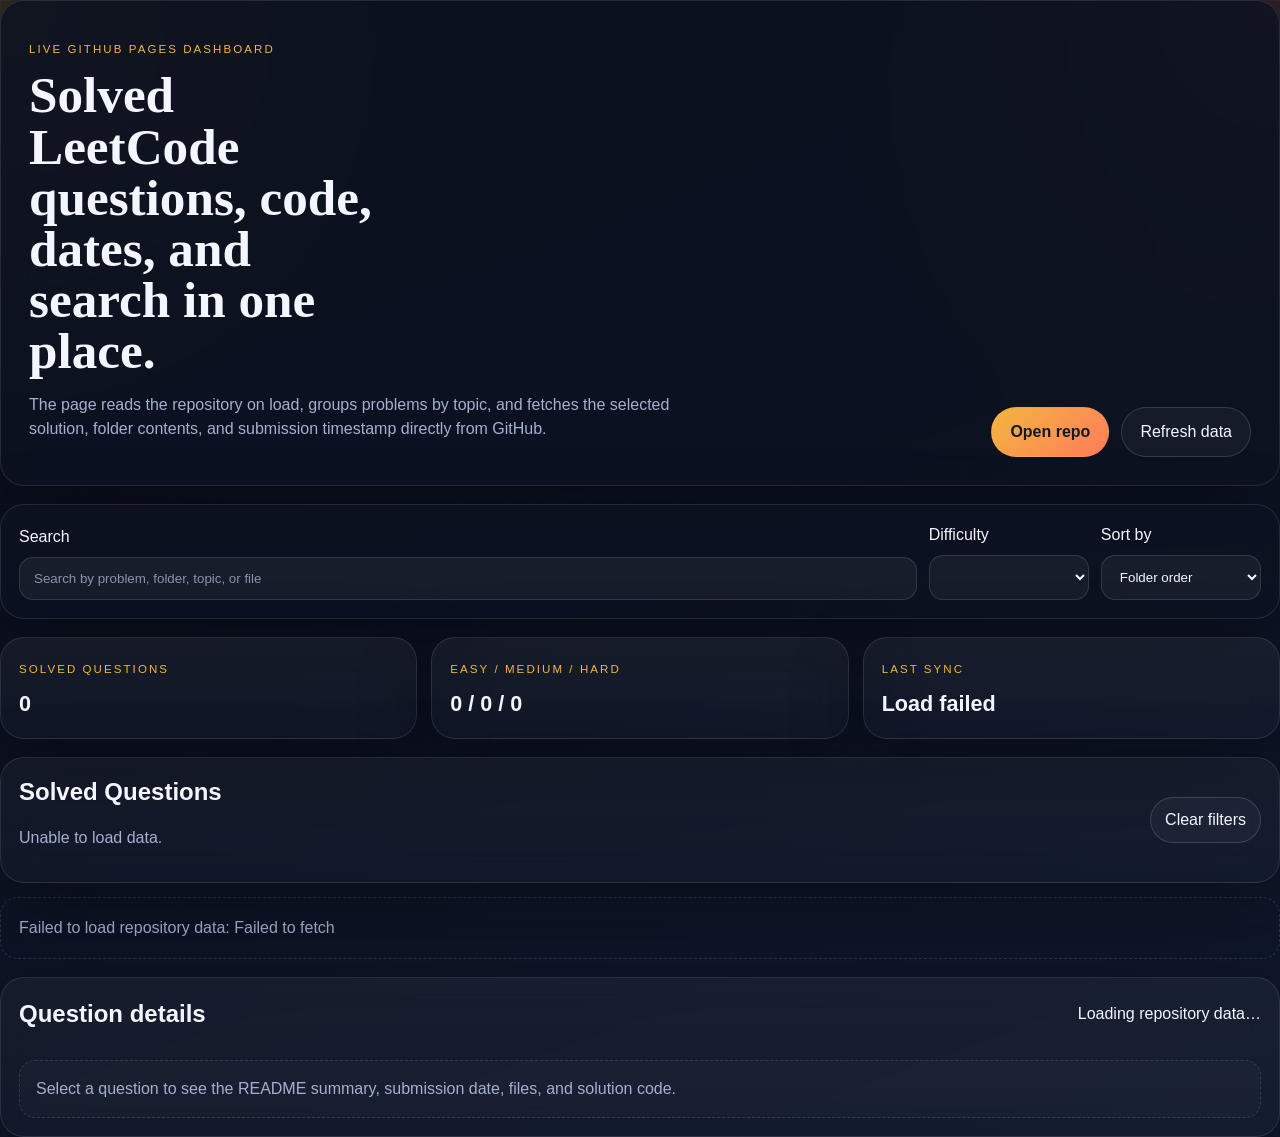
<file: index.html>
<!DOCTYPE html>
<html lang="en">
<head>
  <meta charset="UTF-8" />
  <meta name="viewport" content="width=device-width, initial-scale=1.0" />
  <title>Leetcode Problems Dashboard</title>
  <link rel="stylesheet" href="styles.css" />
</head>
<body>
  <main class="app-shell">
    <header class="masthead card">
      <div class="masthead-copy">
        <p class="eyebrow">Live GitHub Pages dashboard</p>
        <h1>Solved LeetCode questions, code, dates, and search in one place.</h1>
        <p class="lede">
          The page reads the repository on load, groups problems by topic, and fetches the selected solution, folder
          contents, and submission timestamp directly from GitHub.
        </p>
      </div>
      <div class="masthead-actions">
        <a class="primary" href="https://github.com/sundara-raghav/Leetcode-problems" target="_blank" rel="noreferrer">Open repo</a>
        <button class="secondary" id="refresh-data" type="button">Refresh data</button>
      </div>
    </header>

    <section class="toolbar card" aria-label="Filters and search">
      <label class="search-field">
        <span>Search</span>
        <input id="search-input" type="search" placeholder="Search by problem, folder, topic, or file" />
      </label>

      <label class="select-field">
        <span>Difficulty</span>
        <select id="difficulty-filter"></select>
      </label>

      <label class="select-field">
        <span>Sort by</span>
        <select id="sort-filter">
          <option value="folder-asc">Folder order</option>
          <option value="title-asc">Title A-Z</option>
          <option value="difficulty-asc">Difficulty</option>
          <option value="recent-desc">Latest submission</option>
        </select>
      </label>
    </section>

    <section class="summary-grid">
      <article class="card stat-card">
        <span class="stat-label">Solved questions</span>
        <strong id="stat-total">0</strong>
      </article>
      <article class="card stat-card">
        <span class="stat-label">Easy / Medium / Hard</span>
        <strong id="stat-difficulty">0 / 0 / 0</strong>
      </article>
      <article class="card stat-card">
        <span class="stat-label">Last sync</span>
        <strong id="stat-sync">Loading…</strong>
      </article>
    </section>

    <section class="workspace">
      <section class="content-panel">
        <div class="panel-head card section-head">
          <div>
            <h2>Solved Questions</h2>
            <p id="results-meta">Loading repository data…</p>
          </div>
          <button class="secondary compact" id="clear-filters" type="button">Clear filters</button>
        </div>

        <div id="questions-grid" class="questions-grid" aria-live="polite"></div>
      </section>

      <aside class="card detail-panel">
        <div class="panel-head">
          <h2>Question details</h2>
          <span id="detail-status">Idle</span>
        </div>

        <div id="detail-empty" class="detail-empty">
          Select a question to see the README summary, submission date, files, and solution code.
        </div>

        <div id="detail-body" class="detail-body is-hidden">
          <div class="detail-title-row">
            <div>
              <p id="detail-folder" class="eyebrow"></p>
              <h3 id="detail-title"></h3>
            </div>
            <span id="detail-difficulty" class="difficulty-badge"></span>
          </div>

          <p id="detail-description" class="detail-description"></p>

          <div class="detail-meta-grid">
            <div>
              <span class="stat-label">Submitted at</span>
              <strong id="detail-submitted">—</strong>
            </div>
            <div>
              <span class="stat-label">Files</span>
              <strong id="detail-files">—</strong>
            </div>
            <div>
              <span class="stat-label">Topics</span>
              <strong id="detail-topics-list">—</strong>
            </div>
          </div>

          <div>
            <div class="detail-subhead">
              <h4>Folder contents</h4>
              <a id="detail-folder-link" target="_blank" rel="noreferrer">Open on GitHub</a>
            </div>
            <ul id="detail-files-list" class="files-list"></ul>
          </div>

          <div>
            <div class="detail-subhead">
              <h4>Solution code</h4>
              <a id="detail-code-link" target="_blank" rel="noreferrer">Open raw code</a>
            </div>
            <pre class="code-shell"><code id="detail-code" class="code-block">Select a question to load code.</code></pre>
          </div>
        </div>
      </aside>
    </section>
  </main>

  <script src="script.js"></script>
</body>
</html>
</file>
<file: styles.css>
:root {
  color-scheme: dark;
  --bg: #090d19;
  --bg-2: #10182c;
  --panel: rgba(13, 18, 33, 0.84);
  --panel-2: rgba(19, 27, 47, 0.9);
  --panel-border: rgba(255, 255, 255, 0.1);
  --text: #f4f6ff;
  --muted: #a5b0d0;
  --accent: #f3b53f;
  --accent-strong: #ff7c5b;
  --good: #7dd3a4;
  --shadow: 0 22px 70px rgba(0, 0, 0, 0.34);
}

* {
  box-sizing: border-box;
}

html {
  min-height: 100%;
}

body {
  margin: 0;
  min-height: 100vh;
  color: var(--text);
  background:
    radial-gradient(circle at top left, rgba(243, 181, 63, 0.16), transparent 26%),
    radial-gradient(circle at top right, rgba(255, 124, 91, 0.14), transparent 28%),
    linear-gradient(160deg, var(--bg) 0%, var(--bg-2) 100%);
  font-family: "Trebuchet MS", "Lucida Grande", "Lucida Sans Unicode", sans-serif;
  line-height: 1.5;
}

body::before {
  content: "";
  position: fixed;
  inset: 0;
  pointer-events: none;
  background-image:
    linear-gradient(rgba(255, 255, 255, 0.035) 1px, transparent 1px),
    linear-gradient(90deg, rgba(255, 255, 255, 0.035) 1px, transparent 1px);
  background-size: 42px 42px;
  mask-image: linear-gradient(to bottom, rgba(0, 0, 0, 0.65), transparent 92%);
}

a {
  color: inherit;
  text-decoration: none;
}

button {
  font: inherit;
}

.page-shell {
  width: min(1480px, calc(100% - 28px));
  margin: 0 auto;
  padding: 28px 0 48px;
}

.card {
  background: var(--panel);
  border: 1px solid var(--panel-border);
  border-radius: 24px;
  box-shadow: var(--shadow);
  backdrop-filter: blur(16px);
}

.masthead {
  display: flex;
  justify-content: space-between;
  gap: 18px;
  padding: 28px;
  align-items: end;
  margin-bottom: 18px;
}

.masthead h1 {
  margin: 8px 0 12px;
  font-family: Georgia, "Times New Roman", serif;
  font-size: clamp(2rem, 4vw, 4rem);
  line-height: 1;
  max-width: 14ch;
}

.eyebrow,
.stat-label {
  letter-spacing: 0.18em;
  text-transform: uppercase;
  font-size: 0.72rem;
  color: var(--accent);
}

.lede {
  color: var(--muted);
  max-width: 72ch;
}

.masthead-actions,
.actions {
  display: flex;
  flex-wrap: wrap;
  gap: 12px;
}

.toolbar {
  display: flex;
  align-items: end;
  gap: 12px;
  padding: 18px;
  margin-bottom: 18px;
}

.primary,
.secondary {
  appearance: none;
  border-radius: 999px;
  padding: 12px 18px;
  border: 1px solid transparent;
  cursor: pointer;
  transition: transform 180ms ease, border-color 180ms ease, background 180ms ease;
}

.primary {
  background: linear-gradient(135deg, var(--accent), var(--accent-strong));
  color: #111827;
  font-weight: 700;
}

.secondary {
  background: rgba(255, 255, 255, 0.04);
  border-color: rgba(255, 255, 255, 0.14);
  color: var(--text);
}

.primary:hover,
.secondary:hover {
  transform: translateY(-1px);
}

.search-field,
.select-field {
  display: grid;
  gap: 8px;
  min-width: 0;
}

.search-field {
  flex: 1 1 36ch;
}

.select-field {
  flex: 0 1 18ch;
}

.search-field input,
.select-field select {
  width: 100%;
  border-radius: 14px;
  padding: 13px 14px;
  border: 1px solid rgba(255, 255, 255, 0.12);
  background: rgba(255, 255, 255, 0.05);
  color: var(--text);
}

.search-field input::placeholder {
  color: rgba(165, 176, 208, 0.8);
}

.summary-grid {
  display: grid;
  grid-template-columns: repeat(3, minmax(0, 1fr));
  gap: 14px;
  margin-bottom: 18px;
}

.stat-card {
  padding: 18px;
  background: linear-gradient(180deg, rgba(255, 255, 255, 0.05), rgba(255, 255, 255, 0.02));
}

.stat-card strong {
  display: block;
  margin-top: 8px;
  font-size: 1.35rem;
}

.workspace {
  display: grid;
  grid-template-columns: minmax(0, 1.1fr) minmax(0, 0.9fr);
  gap: 18px;
  align-items: start;
}

.detail-panel,
.section-head {
  background: linear-gradient(180deg, rgba(255, 255, 255, 0.04), rgba(255, 255, 255, 0.02));
}

.detail-panel {
  padding: 18px;
  position: sticky;
  top: 18px;
}

.content-panel {
  min-width: 0;
}

.panel-head {
  display: flex;
  justify-content: space-between;
  align-items: center;
  gap: 12px;
  margin-bottom: 14px;
}

.panel-head h2,
.detail-subhead h4 {
  margin: 0;
}

.section-head {
  padding: 16px 18px;
}

.section-head p,
.detail-description,
.detail-empty,
.results-count,
.question-meta {
  color: var(--muted);
}

.compact {
  padding: 10px 14px;
}

.topic-pill {
  display: inline-flex;
  align-items: center;
  gap: 8px;
  border-radius: 999px;
  padding: 10px 12px;
  border: 1px solid rgba(255, 255, 255, 0.08);
  background: rgba(255, 255, 255, 0.03);
}

.questions-grid {
  display: grid;
  grid-template-columns: repeat(auto-fit, minmax(260px, 1fr));
  gap: 18px;
}

.question-card {
  padding: 18px;
  display: grid;
  gap: 12px;
  min-height: 220px;
  cursor: pointer;
  transition: transform 160ms ease, border-color 160ms ease, background 160ms ease;
}

.question-card:hover {
  transform: translateY(-2px);
  border-color: rgba(255, 255, 255, 0.18);
}

.question-card.is-selected {
  border-color: rgba(243, 181, 63, 0.6);
  box-shadow: 0 16px 44px rgba(243, 181, 63, 0.12);
}

.question-head,
.detail-title-row,
.detail-subhead {
  display: flex;
  justify-content: space-between;
  align-items: center;
  gap: 12px;
}

.question-title {
  margin: 0;
  font-size: 1.35rem;
  line-height: 1.15;
}

.question-folder,
.detail-folder,
.detail-meta-grid .stat-label {
  color: var(--muted);
}

.question-topics {
  display: flex;
  flex-wrap: wrap;
  gap: 8px;
}

.topic-pill {
  padding: 7px 10px;
  font-size: 0.78rem;
}

.difficulty-badge {
  display: inline-flex;
  align-items: center;
  justify-content: center;
  padding: 8px 11px;
  border-radius: 999px;
  text-transform: uppercase;
  letter-spacing: 0.12em;
  font-size: 0.72rem;
  border: 1px solid rgba(255, 255, 255, 0.12);
}

.difficulty-easy { color: var(--good); }
.difficulty-medium { color: #f8d06f; }
.difficulty-hard { color: #ff8c78; }

.detail-panel {
  display: grid;
  gap: 14px;
}

.detail-empty {
  padding: 16px;
  border-radius: 16px;
  border: 1px dashed rgba(255, 255, 255, 0.12);
  background: rgba(255, 255, 255, 0.02);
}

.detail-body {
  display: grid;
  gap: 18px;
}

.is-hidden {
  display: none;
}

.detail-title-row h3 {
  margin: 4px 0 0;
  font-size: 1.6rem;
}

.detail-description {
  margin: 0;
}

.detail-meta-grid {
  display: grid;
  grid-template-columns: repeat(3, minmax(0, 1fr));
  gap: 12px;
}

.detail-meta-grid strong {
  display: block;
  margin-top: 4px;
}

.files-list {
  list-style: none;
  padding: 0;
  margin: 0;
  display: grid;
  gap: 8px;
}

.files-list li {
  display: flex;
  justify-content: space-between;
  gap: 12px;
  padding: 10px 12px;
  border-radius: 14px;
  background: rgba(255, 255, 255, 0.04);
}

.code-block {
  display: block;
  margin: 0;
  min-height: 320px;
  max-height: 70vh;
  overflow: auto;
  padding: 16px;
  border-radius: 18px;
  background: #070b15;
  border: 1px solid rgba(255, 255, 255, 0.08);
  white-space: pre-wrap;
  overflow-wrap: anywhere;
  word-break: break-word;
  font-family: "SFMono-Regular", Consolas, "Liberation Mono", Menlo, monospace;
  font-size: 0.9rem;
  line-height: 1.65;
  tab-size: 2;
  text-align: left;
}

.code-shell {
  margin: 0;
  overflow: auto;
  border-radius: 18px;
  background: #070b15;
  border: 1px solid rgba(255, 255, 255, 0.08);
  color: #e8ecff;
}

.code-shell .code-block {
  border: 0;
}

.loader,
.empty-state {
  padding: 18px;
  border-radius: 18px;
  border: 1px dashed rgba(255, 255, 255, 0.12);
  color: var(--muted);
}

.detail-subhead a {
  color: var(--accent);
}

.status-line {
  color: var(--muted);
  font-size: 0.95rem;
}

@media (max-width: 1280px) {
  .workspace {
    grid-template-columns: minmax(0, 1fr);
  }

  .detail-panel {
    position: static;
  }
}

@media (max-width: 980px) {
  .masthead,
  .toolbar,
  .summary-grid,
  .detail-meta-grid {
    grid-template-columns: 1fr;
  }

  .masthead,
  .toolbar {
    flex-direction: column;
    align-items: stretch;
  }

  .summary-grid {
    display: grid;
  }

  .workspace {
    display: grid;
  }
}

@media (max-width: 900px) {
  .detail-panel {
    position: static;
  }

  .detail-meta-grid {
    grid-template-columns: 1fr;
  }
}

@media (max-width: 640px) {
  .page-shell {
    width: min(100% - 16px, 1480px);
  }

  .masthead,
  .toolbar,
  .detail-panel,
  .section-head,
  .question-card,
  .stat-card {
    padding: 16px;
  }
}
</file>
